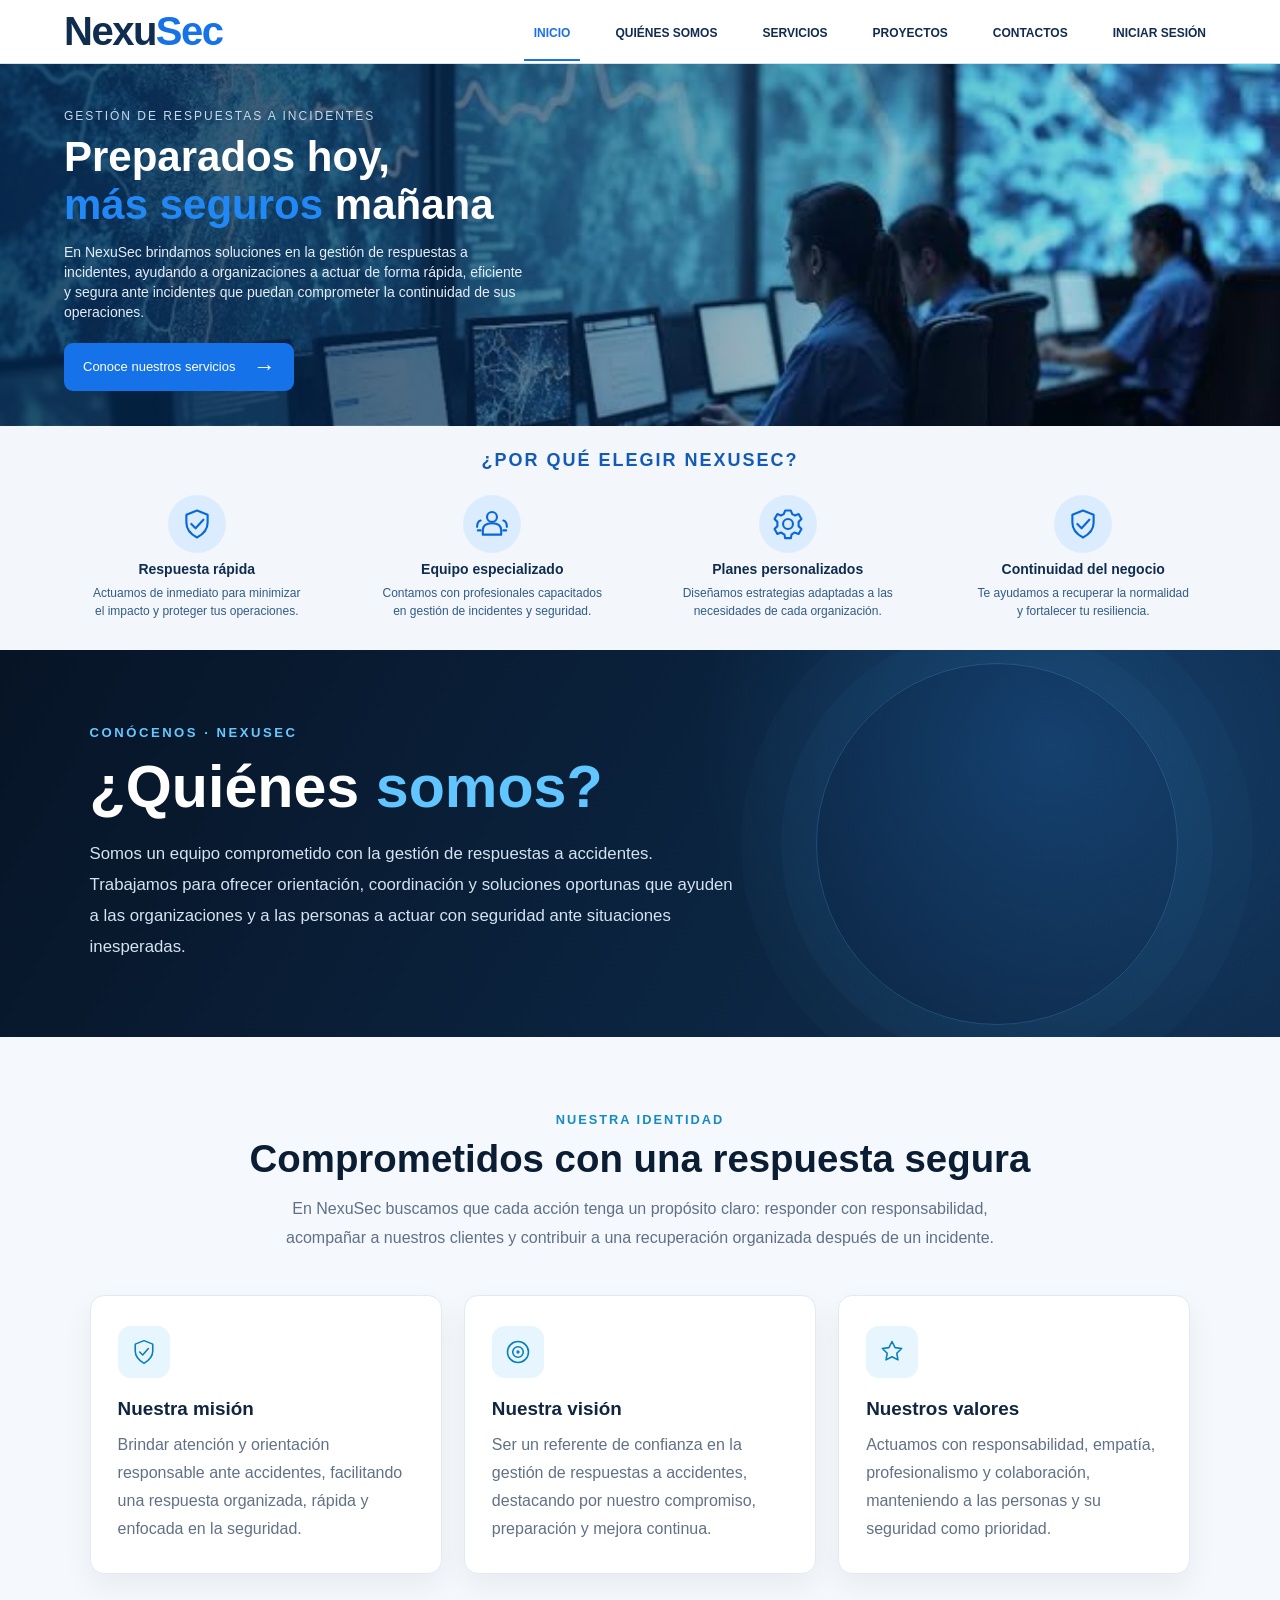
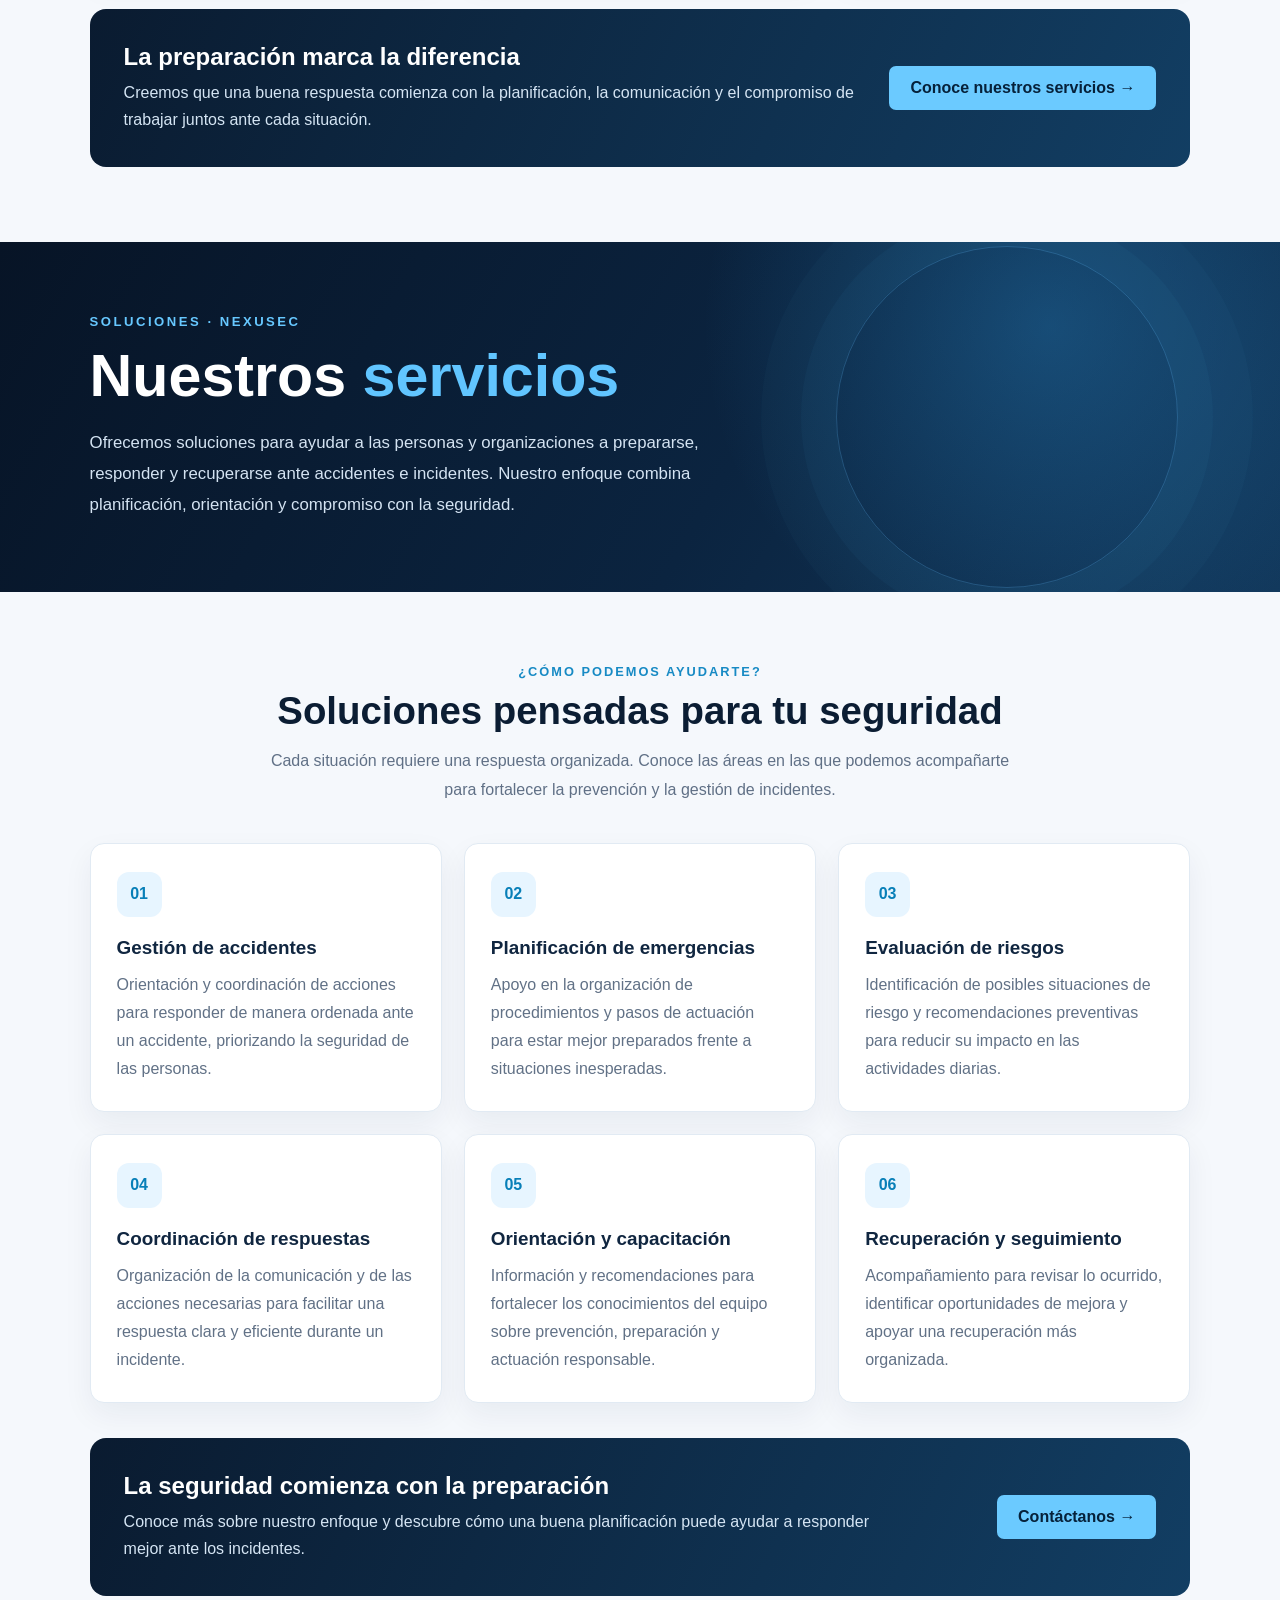
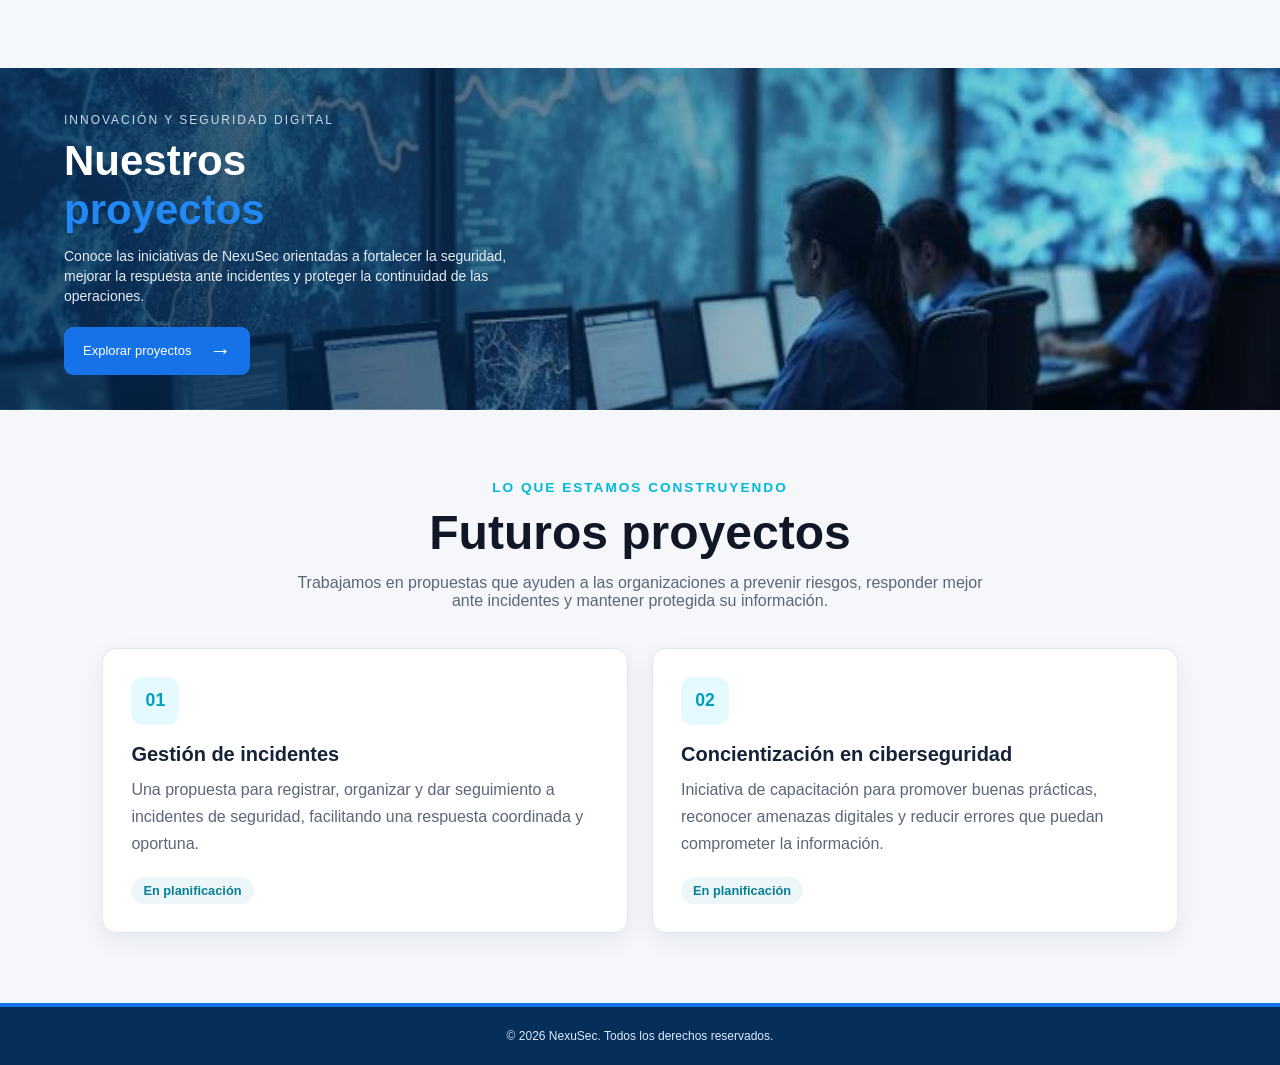
<file: index.html>
<!DOCTYPE html>
<html lang="es">
<head>
    <meta charset="UTF-8">
    <meta name="viewport" content="width=device-width, initial-scale=1.0">
    <title>NexuSec | Inicio</title>

    <!-- Enlazamos todos los archivos CSS de las distintas partes -->
    <link rel="stylesheet" href="CSS WEB/web part 1.css">
    <link rel="stylesheet" href="CSS WEB/web part 2.css">
    <link rel="stylesheet" href="CSS WEB/web part 3.css">
    <link rel="stylesheet" href="CSS WEB/web part 4.css">

<style>

    html {
        scroll-behavior: smooth;
    }

    .encabezado {
        position: sticky;
        top: 0; /* Lo fija en la parte superior (posición 0) */
        z-index: 1000; /* Asegura que el menú flote POR ENCIMA de las imágenes y textos */
        background-color: #ffffff; /* IMPORTANTE: ponle un color de fondo para que el texto de la página no se mezcle con el menú al bajar */
        /* box-shadow: 0 2px 5px rgba(0,0,0,0.1); Opcional: le da una pequeña sombra elegante abajo */
    }
</style>
</head>

<body>

    <!-- UN SOLO ENCABEZADO PARA TODA LA PÁGINA -->
    <header class="encabezado">
        <div class="contenedor-header">
            <a href="#inicio" class="logo">
                Nexu<span>Sec</span>
            </a>
            <nav class="menu">
                <!-- Los enlaces ahora apuntan a los #ID de las secciones en lugar de a otros archivos HTML -->
                <a href="#inicio" class="activo">INICIO</a>
                <a href="#quienes-somos">QUIÉNES SOMOS</a>
                <a href="#servicios">SERVICIOS</a>
                <a href="#proyectos">PROYECTOS</a>
                <a href="CONTACTOS.html">CONTACTOS</a>
                <a href="LOGIN.html">INICIAR SESIÓN</a>
            </nav>
        </div>
    </header>

    <main>

        <!-- ==================== WEB PART 1 (INICIO) ==================== -->
        <section class="portada" id="inicio">
            <div class="fondo-portada"></div>
            <div class="contenido-portada">
                <p class="subtitulo">GESTIÓN DE RESPUESTAS A INCIDENTES</p>
                <h1>Preparados hoy,<br><span>más seguros</span> mañana</h1>
                <p class="descripcion">
                    En NexuSec brindamos soluciones en la gestión de
                    respuestas a incidentes, ayudando a organizaciones
                    a actuar de forma rápida, eficiente y segura ante
                    incidentes que puedan comprometer la continuidad
                    de sus operaciones.
                </p>
                <a href="#servicios" class="boton">
                    Conoce nuestros servicios
                    <span class="flecha">&rarr;</span>
                </a>
            </div>
        </section>

        <section class="beneficios" id="nosotros">
            <h2>¿POR QUÉ ELEGIR NEXUSEC?</h2>
            <div class="contenedor-beneficios">
                <article class="tarjeta">
                    <div class="icono">
                        <svg viewBox="0 0 48 48" aria-hidden="true">
                            <path d="M24 5 L39 11 V22 C39 32 32 39 24 43 C16 39 9 32 9 22 V11 Z"/>
                            <path d="M16 24 L22 30 L33 18"/>
                        </svg>
                    </div>
                    <h3>Respuesta rápida</h3>
                    <p>Actuamos de inmediato para minimizar el impacto y proteger tus operaciones.</p>
                </article>
                <article class="tarjeta">
                    <div class="icono">
                        <svg viewBox="0 0 48 48" aria-hidden="true">
                            <circle cx="24" cy="14" r="7"/>
                            <path d="M11 39 V33 C11 26 16 23 24 23 C32 23 37 26 37 33 V39 Z"/>
                            <path d="M8 19 C4 20 3 24 3 28"/>
                            <path d="M40 19 C44 20 45 24 45 28"/>
                            <path d="M4 33 H8 M40 33 H44"/>
                        </svg>
                    </div>
                    <h3>Equipo especializado</h3>
                    <p>Contamos con profesionales capacitados en gestión de incidentes y seguridad.</p>
                </article>
                <article class="tarjeta">
                    <div class="icono">
                        <svg viewBox="0 0 48 48" aria-hidden="true">
                            <path d="M20 5 H28 L30 10 L34 12 L39 10 L43 17 L39 21 V27 L43 31 L39 38 L33 36 L29 39 L28 44 H20 L19 39 L14 36 L9 38 L5 31 L9 27 V21 L5 17 L9 10 L14 12 L18 10 Z"/>
                            <circle cx="24" cy="24" r="7"/>
                        </svg>
                    </div>
                    <h3>Planes personalizados</h3>
                    <p>Diseñamos estrategias adaptadas a las necesidades de cada organización.</p>
                </article>
                <article class="tarjeta">
                    <div class="icono">
                        <svg viewBox="0 0 48 48" aria-hidden="true">
                            <path d="M24 5 L39 11 V22 C39 32 32 39 24 43 C16 39 9 32 9 22 V11 Z"/>
                            <path d="M16 24 L22 30 L33 18"/>
                        </svg>
                    </div>
                    <h3>Continuidad del negocio</h3>
                    <p>Te ayudamos a recuperar la normalidad y fortalecer tu resiliencia.</p>
                </article>
            </div>
        </section>


        <!-- ==================== WEB PART 2 (QUIÉNES SOMOS) ==================== -->
        <section class="quienes-portada" id="quienes-somos">
            <div class="quienes-intro">
                <p class="quienes-etiqueta">CONÓCENOS · NEXUSEC</p>
                <h1>¿Quiénes <span>somos?</span></h1>
                <p class="descripcion-quienes">
                    Somos un equipo comprometido con la gestión de respuestas a accidentes. Trabajamos para
                    ofrecer orientación, coordinación y soluciones oportunas que ayuden a las organizaciones y a
                    las personas a actuar con seguridad ante situaciones inesperadas.
                </p>
            </div>
        </section>

        <section class="quienes-contenido">
            <div class="quienes-contenedor">
                <div class="quienes-titulo">
                    <p class="mini-titulo">NUESTRA IDENTIDAD</p>
                    <h2>Comprometidos con una respuesta segura</h2>
                    <p>
                        En NexuSec buscamos que cada acción tenga un propósito claro: responder con
                        responsabilidad, acompañar a nuestros clientes y contribuir a una recuperación
                        organizada después de un incidente.
                    </p>
                </div>
                <div class="quienes-grid">
                    <article class="quienes-tarjeta">
                        <div class="quienes-icono">
                            <svg viewBox="0 0 32 32"><path d="M16 3 26 7v8c0 6-4.5 10.5-10 14C10.5 25.5 6 21 6 15V7z"/><path d="m11 16 3.5 3.5L21 12"/></svg>
                        </div>
                        <h3>Nuestra misión</h3>
                        <p>Brindar atención y orientación responsable ante accidentes, facilitando una respuesta organizada, rápida y enfocada en la seguridad.</p>
                    </article>
                    <article class="quienes-tarjeta">
                        <div class="quienes-icono">
                            <svg viewBox="0 0 32 32"><circle cx="16" cy="16" r="12"/><circle cx="16" cy="16" r="6"/><circle cx="16" cy="16" r="1"/></svg>
                        </div>
                        <h3>Nuestra visión</h3>
                        <p>Ser un referente de confianza en la gestión de respuestas a accidentes, destacando por nuestro compromiso, preparación y mejora continua.</p>
                    </article>
                    <article class="quienes-tarjeta">
                        <div class="quienes-icono">
                            <svg viewBox="0 0 32 32"><path d="M16 4 19.5 11 27 12l-5.5 5.5 1.3 7.5L16 21.5 9.2 25l1.3-7.5L5 12l7.5-1z"/></svg>
                        </div>
                        <h3>Nuestros valores</h3>
                        <p>Actuamos con responsabilidad, empatía, profesionalismo y colaboración, manteniendo a las personas y su seguridad como prioridad.</p>
                    </article>
                </div>
                <div class="compromiso">
                    <div>
                        <h2>La preparación marca la diferencia</h2>
                        <p>Creemos que una buena respuesta comienza con la planificación, la comunicación y el compromiso de trabajar juntos ante cada situación.</p>
                    </div>
                    <a href="#servicios">Conoce nuestros servicios →</a>
                </div>
            </div>
        </section>


        <!-- ==================== WEB PART 3 (SERVICIOS) ==================== -->
        <section class="servicios-portada" id="servicios">
            <div class="servicios-intro">
                <p class="servicios-etiqueta">SOLUCIONES · NEXUSEC</p>
                <h1>Nuestros <span>servicios</span></h1>
                <p class="servicios-descripcion">
                    Ofrecemos soluciones para ayudar a las personas y organizaciones a prepararse, responder y
                    recuperarse ante accidentes e incidentes. Nuestro enfoque combina planificación,
                    orientación y compromiso con la seguridad.
                </p>
            </div>
        </section>

        <section class="servicios-contenido">
            <div class="servicios-contenedor">
                <div class="servicios-titulo">
                    <p class="mini-titulo">¿CÓMO PODEMOS AYUDARTE?</p>
                    <h2>Soluciones pensadas para tu seguridad</h2>
                    <p>Cada situación requiere una respuesta organizada. Conoce las áreas en las que podemos acompañarte para fortalecer la prevención y la gestión de incidentes.</p>
                </div>
                <div class="servicios-grid">
                    <article class="servicio-card">
                        <div class="servicio-numero">01</div>
                        <h3>Gestión de accidentes</h3>
                        <p>Orientación y coordinación de acciones para responder de manera ordenada ante un accidente, priorizando la seguridad de las personas.</p>
                    </article>
                    <article class="servicio-card">
                        <div class="servicio-numero">02</div>
                        <h3>Planificación de emergencias</h3>
                        <p>Apoyo en la organización de procedimientos y pasos de actuación para estar mejor preparados frente a situaciones inesperadas.</p>
                    </article>
                    <article class="servicio-card">
                        <div class="servicio-numero">03</div>
                        <h3>Evaluación de riesgos</h3>
                        <p>Identificación de posibles situaciones de riesgo y recomendaciones preventivas para reducir su impacto en las actividades diarias.</p>
                    </article>
                    <article class="servicio-card">
                        <div class="servicio-numero">04</div>
                        <h3>Coordinación de respuestas</h3>
                        <p>Organización de la comunicación y de las acciones necesarias para facilitar una respuesta clara y eficiente durante un incidente.</p>
                    </article>
                    <article class="servicio-card">
                        <div class="servicio-numero">05</div>
                        <h3>Orientación y capacitación</h3>
                        <p>Información y recomendaciones para fortalecer los conocimientos del equipo sobre prevención, preparación y actuación responsable.</p>
                    </article>
                    <article class="servicio-card">
                        <div class="servicio-numero">06</div>
                        <h3>Recuperación y seguimiento</h3>
                        <p>Acompañamiento para revisar lo ocurrido, identificar oportunidades de mejora y apoyar una recuperación más organizada.</p>
                    </article>
                </div>
                <div class="servicios-llamada">
                    <div>
                        <h2>La seguridad comienza con la preparación</h2>
                        <p>Conoce más sobre nuestro enfoque y descubre cómo una buena planificación puede ayudar a responder mejor ante los incidentes.</p>
                    </div>
                    <a href="CONTACTOS.html">Contáctanos →</a>
                </div>
            </div>
        </section>


        <!-- ==================== WEB PART 4 (PROYECTOS) ==================== -->
        <section class="portada" id="proyectos-portada">
            <div class="fondo-portada"></div>
            <div class="contenido-portada">
                <p class="subtitulo">INNOVACIÓN Y SEGURIDAD DIGITAL</p>
                <h1>Nuestros<br><span>proyectos</span></h1>
                <p class="descripcion">
                    Conoce las iniciativas de NexuSec orientadas a fortalecer la seguridad, mejorar la respuesta
                    ante incidentes y proteger la continuidad de las operaciones.
                </p>
                <a href="#proyectos" class="boton">
                    Explorar proyectos <span class="flecha">&rarr;</span>
                </a>
            </div>
        </section>

        <section class="proyectos-contenido" id="proyectos">
            <div class="proyectos-intro">
                <p class="subtitulo-proyectos">LO QUE ESTAMOS CONSTRUYENDO</p>
                <h2>Futuros proyectos</h2>
                <p>Trabajamos en propuestas que ayuden a las organizaciones a prevenir riesgos, responder mejor ante incidentes y mantener protegida su información.</p>
            </div>
            <div class="rejilla-proyectos">
                <article class="tarjeta-proyecto">
                    <div class="numero-proyecto">01</div>
                    <h3>Gestión de incidentes</h3>
                    <p>Una propuesta para registrar, organizar y dar seguimiento a incidentes de seguridad, facilitando una respuesta coordinada y oportuna.</p>
                    <span class="estado-proyecto">En planificación</span>
                </article>
                <article class="tarjeta-proyecto">
                    <div class="numero-proyecto">02</div>
                    <h3>Concientización en ciberseguridad</h3>
                    <p>Iniciativa de capacitación para promover buenas prácticas, reconocer amenazas digitales y reducir errores que puedan comprometer la información.</p>
                    <span class="estado-proyecto">En planificación</span>
                </article>
            </div>
        </section>

    </main>

    <!-- UN SOLO PIE DE PÁGINA -->
    <footer class="pie-pagina">
        <p>&copy; 2026 NexuSec. Todos los derechos reservados.</p>
    </footer>

    <!-- AQUÍ ENLAZAS EL JAVASCRIPT -->
    <script src="JS/indexjs.js"></script>

</body>
</html>
</file>
<file: CSS WEB/web part 1.css>
* {
    margin: 0;
    padding: 0;
    box-sizing: border-box;
}

html {
    scroll-behavior: smooth;
}

body {
    font-family: Arial, Helvetica, sans-serif;
    background-color: #f3f6fb;
    color: #102d50;
}

/* ENCABEZADO */
.encabezado {
    width: 100%;
    min-height: 63px;
    background-color: #ffffff;
    border-bottom: 1px solid #d8e0ea;
}

.contenedor-header {
    width: 90%;
    max-width: 1400px;
    min-height: 63px;
    margin: auto;
    display: flex;
    justify-content: space-between;
    align-items: center;
    gap: 25px;
}


.logo {
    font-size: 40px;
    font-weight: bold;
    color: #102d50;
    text-decoration: none;
    letter-spacing: -1.5px;
    white-space: nowrap;
}

.logo span {
    color: #1672e8;
}

/* MENÚ DE NAVEGACIÓN */
.menu {
    display: flex;
    align-items: center;
    gap: 25px;
}

.menu a {
    text-decoration: none;
    color: #102d50;
    font-size: 12px;
    font-weight: bold;
    padding: 23px 10px 19px;
    border-bottom: 2px solid transparent;
    transition: 0.3s;
}

.menu a:hover,
.menu a.activo {
    color: #1672e8;
    border-bottom-color: #1672e8;
}


.portada {
    position: relative;
    min-height: 338px;
    display: flex;
    align-items: center;
    overflow: hidden;
    background-color: #062d57;
}


.fondo-portada {
    position: absolute;
    inset: 0;
    background-image:
        linear-gradient(
            90deg,
            rgba(3, 39, 77, 0.82) 0%,
            rgba(3, 39, 77, 0.68) 34%,
            rgba(3, 39, 77, 0.35) 60%,
            rgba(3, 39, 77, 0.08) 100%
        ),
        url("web\ part\ 1.jpg");

    background-size: cover;
    background-position: center;
    background-repeat: no-repeat;
}


.contenido-portada {
    position: relative;
    z-index: 1;
    width: 90%;
    max-width: 1400px;
    margin: auto;
    padding: 45px 0 35px;
    color: #ffffff;
}

.subtitulo {
    font-size: 12px;
    letter-spacing: 2px;
    margin-bottom: 10px;
    color: #c9d9ed;
}

.contenido-portada h1 {
    font-size: clamp(30px, 4vw, 42px);
    line-height: 1.15;
    margin-bottom: 12px;
    font-weight: bold;
}

.contenido-portada h1 span {
    color: #2188f5;
}

.descripcion {
    max-width: 460px;
    font-size: 14px;
    line-height: 1.45;
    color: #e4edf8;
    margin-bottom: 20px;
}


.boton {
    display: inline-flex;
    align-items: center;
    gap: 18px;
    padding: 13px 19px;
    background-color: #1672e8;
    color: #ffffff;
    text-decoration: none;
    font-size: 13px;
    border-radius: 9px;
    transition: background-color 0.3s;
}

.boton:hover {
    background-color: #0759bf;
}

.flecha {
    font-size: 22px;
    line-height: 1;
}

/* SECCIÓN DE BENEFICIOS */
.beneficios {
    padding: 24px 5% 30px;
    background-color: #f3f6fb;
    text-align: center;
}

.beneficios h2 {
    font-size: 18px;
    letter-spacing: 2px;
    color: #145bb6;
    margin-bottom: 24px;
}

/* DISTRIBUCIÓN DE LAS TARJETAS */
.contenedor-beneficios {
    max-width: 1250px;
    margin: auto;
    display: grid;
    grid-template-columns: repeat(4, 1fr);
    gap: 30px;
}

/* TARJETAS */
.tarjeta {
    padding: 0 8px;
    text-align: center;
}

.icono {
    width: 58px;
    height: 58px;
    margin: 0 auto 8px;
    border-radius: 50%;
    background-color: #dcecff;
    display: flex;
    align-items: center;
    justify-content: center;
}

.icono svg {
    width: 34px;
    height: 34px;
    fill: none;
    stroke: #0968d8;
    stroke-width: 3;
    stroke-linecap: round;
    stroke-linejoin: round;
}

.tarjeta h3 {
    font-size: 14px;
    color: #102d50;
    margin-bottom: 7px;
}

.tarjeta p {
    max-width: 220px;
    margin: auto;
    font-size: 12px;
    line-height: 1.5;
    color: #315c86;
}

.seccion-extra {
    min-height: 200px;
    padding: 55px 8%;
    text-align: center;
    background-color: #ffffff;
    border-top: 1px solid #e0e8f1;
    scroll-margin-top: 15px;
}

.seccion-extra:nth-of-type(even) {
    background-color: #edf4fc;
}

.seccion-extra h2 {
    color: #145bb6;
    margin-bottom: 15px;
    font-size: 25px;
}

.seccion-extra p {
    font-size: 15px;
    line-height: 1.6;
    color: #315c86;
}


.pie-pagina {
    padding: 22px 5%;
    text-align: center;
    background-color: #052e59;
    color: #dcecff;
    font-size: 12px;
    border-top: 4px solid #1672e8;
}

@media (max-width: 900px) {
    .contenedor-header {
        flex-direction: column;
        padding: 12px 0 0;
        gap: 5px;
    }

    .logo {
        font-size: 34px;
    }

    .menu {
        width: 100%;
        justify-content: center;
        flex-wrap: wrap;
        gap: 4px;
    }

    .menu a {
        padding: 14px 8px;
        font-size: 11px;
    }

    .contenedor-beneficios {
        grid-template-columns: repeat(2, 1fr);
        row-gap: 30px;
    }

    .portada {
        min-height: 350px;
    }
}


@media (max-width: 550px) {
    .menu {
        gap: 0;
    }

    .menu a {
        font-size: 10px;
        padding: 12px 6px;
    }

    .contenido-portada {
        padding: 40px 0;
    }

    .contenido-portada h1 {
        font-size: 31px;
    }

    .subtitulo {
        font-size: 10px;
        letter-spacing: 1.2px;
    }

    .descripcion {
        max-width: 100%;
        font-size: 13px;
    }

    .fondo-portada {
        background-position: 62% center;
    }

    .contenedor-beneficios {
        grid-template-columns: 1fr;
        gap: 28px;
    }

    .beneficios h2 {
        font-size: 16px;
        line-height: 1.4;
    }
}
</file>
<file: CSS WEB/web part 2.css>
.quienes-portada {
            position: relative;
            min-height: 360px;
            display: flex;
            align-items: center;
            overflow: hidden;
            padding: 75px max(7%, calc((100% - 1180px) / 2));
            color: #fff;
            background:
                radial-gradient(circle at 82% 25%,
                rgba(37, 111, 190, .34), transparent 32%),
                linear-gradient(120deg,
                #071426 0%, #0b2440 58%, #102f50 100%);
        }

        .quienes-portada::after {
            content: "";
            position: absolute;
            width: 360px;
            height: 360px;
            right: 8%;
            top: 50%;
            transform: translateY(-50%);
            border: 1px solid rgba(100, 190, 255, .22);
            border-radius: 50%;
            box-shadow:
                0 0 0 35px rgba(100, 190, 255, .035),
                0 0 0 75px rgba(100, 190, 255, .025);
            pointer-events: none;
        }

        .quienes-intro {
            position: relative;
            z-index: 1;
            max-width: 720px;
        }

        .quienes-etiqueta {
            margin-bottom: 14px;
            color: #67c8ff;
            font-size: .82rem;
            font-weight: 700;
            letter-spacing: 2.5px;
        }

        .quienes-portada h1 {
            margin-bottom: 18px;
            color: #fff;
            font-size: clamp(2.2rem, 5vw, 3.7rem);
            line-height: 1.12;
        }

        .quienes-portada h1 span {
            color: #61c5ff;
        }

        .descripcion-quienes {
            max-width: 650px;
            color: #d4e3f2;
            font-size: 1.05rem;
            line-height: 1.85;
        }

        /* CONTENIDO PRINCIPAL */
        .quienes-contenido {
            padding: 75px 7%;
            background: #f5f8fc;
        }

        .quienes-contenedor {
            max-width: 1180px;
            margin: 0 auto;
        }

        .quienes-titulo {
            margin-bottom: 42px;
            text-align: center;
        }

        .mini-titulo {
            margin-bottom: 10px;
            color: #178ac4;
            font-size: .8rem;
            font-weight: 800;
            letter-spacing: 2px;
        }

        .quienes-titulo h2 {
            margin-bottom: 14px;
            color: #0b1d33;
            font-size: clamp(1.7rem, 3vw, 2.5rem);
        }

        .quienes-titulo > p:last-child {
            max-width: 760px;
            margin: 0 auto;
            color: #607086;
            line-height: 1.8;
        }

        /* TARJETAS */
        .quienes-grid {
            display: grid;
            grid-template-columns: repeat(3, minmax(0, 1fr));
            gap: 22px;
            margin-top: 35px;
        }

        .quienes-tarjeta {
            padding: 30px 27px;
            background: #fff;
            border: 1px solid #e1eaf3;
            border-radius: 14px;
            box-shadow: 0 12px 30px rgba(15, 42, 71, .06);
            transition: transform .25s ease,
                        box-shadow .25s ease;
        }

        .quienes-tarjeta:hover {
            transform: translateY(-5px);
            box-shadow: 0 18px 38px rgba(15, 42, 71, .11);
        }

        .quienes-icono {
            width: 52px;
            height: 52px;
            display: grid;
            place-items: center;
            margin-bottom: 20px;
            border-radius: 13px;
            color: #087fb8;
            background: #e7f5ff;
        }

        .quienes-icono svg {
            width: 28px;
            height: 28px;
            fill: none;
            stroke: currentColor;
            stroke-width: 1.8;
            stroke-linecap: round;
            stroke-linejoin: round;
        }

        .quienes-tarjeta h3 {
            margin-bottom: 11px;
            color: #102640;
            font-size: 1.18rem;
        }

        .quienes-tarjeta p {
            color: #617186;
            line-height: 1.75;
        }

        /* SECCIÓN DE COMPROMISO */
        .compromiso {
            margin-top: 35px;
            padding: 34px;
            display: flex;
            align-items: center;
            justify-content: space-between;
            gap: 25px;
            color: #fff;
            border-radius: 16px;
            background: linear-gradient(115deg, #0a1b30, #123e63);
        }

        .compromiso h2 {
            margin-bottom: 8px;
            color: #fff;
            font-size: 1.5rem;
        }

        .compromiso p {
            max-width: 760px;
            color: #d5e5f4;
            line-height: 1.7;
        }

        .compromiso a {
            flex-shrink: 0;
            display: inline-block;
            padding: 13px 21px;
            border-radius: 7px;
            color: #06213a;
            background: #6bcaff;
            text-decoration: none;
            font-weight: 800;
            transition: background .2s ease;
        }

        .compromiso a:hover {
            background: #fff;
        }

        .pie-pagina {
            text-align: center;
        }

        /* ADAPTACIÓN A MÓVILES */
        @media (max-width: 850px) {
            .quienes-portada {
                padding: 65px 7%;
            }

            .quienes-portada::after {
                right: -160px;
                opacity: .6;
            }

            .quienes-grid {
                grid-template-columns: 1fr;
            }

            .compromiso {
                align-items: flex-start;
                flex-direction: column;
            }
        }
</file>
<file: CSS WEB/web part 3.css>
.servicios-portada {
            position: relative;
            min-height: 350px;
            display: flex;
            align-items: center;
            overflow: hidden;
            padding: 70px max(7%, calc((100% - 1180px) / 2));
            color: #fff;
            background:
                radial-gradient(
                    circle at 82% 24%,
                    rgba(45, 151, 220, .3),
                    transparent 32%
                ),
                linear-gradient(
                    120deg,
                    #071426 0%,
                    #0b2440 58%,
                    #12395d 100%
                );
        }

        .servicios-portada::after {
            content: "";
            position: absolute;
            width: 340px;
            height: 340px;
            right: 8%;
            top: 50%;
            transform: translateY(-50%);
            border: 1px solid rgba(100, 190, 255, .24);
            border-radius: 50%;
            box-shadow:
                0 0 0 35px rgba(100, 190, 255, .035),
                0 0 0 75px rgba(100, 190, 255, .025);
            pointer-events: none;
        }

        .servicios-intro {
            position: relative;
            z-index: 1;
            max-width: 720px;
        }

        .servicios-etiqueta {
            margin-bottom: 14px;
            color: #67c8ff;
            font-size: .82rem;
            font-weight: 700;
            letter-spacing: 2.5px;
        }

        .servicios-portada h1 {
            margin: 0 0 18px;
            color: #fff;
            font-size: clamp(2.2rem, 5vw, 3.7rem);
            line-height: 1.12;
        }

        .servicios-portada h1 span {
            color: #61c5ff;
        }

        .servicios-descripcion {
            max-width: 660px;
            color: #d4e3f2;
            font-size: 1.05rem;
            line-height: 1.85;
        }

        /* CONTENIDO */
        .servicios-contenido {
            padding: 72px 7%;
            background: #f5f8fc;
        }

        .servicios-contenedor {
            max-width: 1180px;
            margin: 0 auto;
        }

        .servicios-titulo {
            margin-bottom: 38px;
            text-align: center;
        }

        .servicios-titulo .mini-titulo {
            margin-bottom: 10px;
            color: #178ac4;
            font-size: .8rem;
            font-weight: 800;
            letter-spacing: 2px;
        }

        .servicios-titulo h2 {
            margin-bottom: 14px;
            color: #0b1d33;
            font-size: clamp(1.7rem, 3vw, 2.5rem);
        }

        .servicios-titulo > p:last-child {
            max-width: 760px;
            margin: 0 auto;
            color: #607086;
            line-height: 1.8;
        }

        /* TARJETAS */
        .servicios-grid {
            display: grid;
            grid-template-columns: repeat(3, minmax(0, 1fr));
            gap: 22px;
        }

        .servicio-card {
            padding: 28px 26px;
            background: #fff;
            border: 1px solid #e1eaf3;
            border-radius: 14px;
            box-shadow: 0 12px 30px rgba(15, 42, 71, .06);
            transition:
                transform .25s ease,
                box-shadow .25s ease;
        }

        .servicio-card:hover {
            transform: translateY(-5px);
            box-shadow: 0 18px 38px rgba(15, 42, 71, .11);
        }

        .servicio-numero {
            display: inline-flex;
            align-items: center;
            justify-content: center;
            width: 45px;
            height: 45px;
            margin-bottom: 20px;
            color: #087fb8;
            background: #e7f5ff;
            border-radius: 12px;
            font-weight: 800;
            font-size: 1rem;
        }

        .servicio-card h3 {
            margin-bottom: 12px;
            color: #102640;
            font-size: 1.18rem;
        }

        .servicio-card p {
            color: #617186;
            line-height: 1.75;
        }

        /* SECCIÓN FINAL */
        .servicios-llamada {
            margin-top: 35px;
            padding: 34px;
            display: flex;
            align-items: center;
            justify-content: space-between;
            gap: 25px;
            color: #fff;
            border-radius: 16px;
            background: linear-gradient(
                115deg,
                #0a1b30,
                #123e63
            );
        }

        .servicios-llamada h2 {
            margin-bottom: 8px;
            color: #fff;
            font-size: 1.5rem;
        }

        .servicios-llamada p {
            max-width: 760px;
            color: #d5e5f4;
            line-height: 1.7;
        }

        .servicios-llamada a {
            flex-shrink: 0;
            display: inline-block;
            padding: 13px 21px;
            border-radius: 7px;
            color: #06213a;
            background: #6bcaff;
            text-decoration: none;
            font-weight: 800;
            transition: background .2s ease;
        }

        .servicios-llamada a:hover {
            background: #fff;
        }

        .pie-pagina {
            text-align: center;
        }

        /* TABLET */
        @media (max-width: 850px) {
            .servicios-portada {
                padding: 60px 7%;
            }

            .servicios-portada::after {
                right: -170px;
                opacity: .6;
            }

            .servicios-grid {
                grid-template-columns: repeat(2, minmax(0, 1fr));
            }

            .servicios-llamada {
                align-items: flex-start;
                flex-direction: column;
            }
        }

        /* CELULARES */
        @media (max-width: 600px) {
            .servicios-grid {
                grid-template-columns: 1fr;
            }
        }
</file>
<file: CSS WEB/web part 4.css>
.proyectos-contenido {
            padding: 70px 8%;
            background: #f5f7fa;
            color: #172033;
        }

        .proyectos-intro {
            max-width: 850px;
            margin: 0 auto 38px;
            text-align: center;
        }

        .proyectos-intro .subtitulo-proyectos {
            color: #00b8d9;
            font-weight: 700;
            letter-spacing: 2px;
            font-size: .85rem;
            margin-bottom: 10px;
        }

        .proyectos-intro h2 {
            font-size: clamp(2rem, 4vw, 3rem);
            margin-bottom: 14px;
            color: #101827;
        }

        .proyectos-intro p {
            color: #5b6678;
            max-width: 700px;
            margin: 0 auto;
        }

        /* TARJETAS DE PROYECTOS */
        .rejilla-proyectos {
            max-width: 1150px;
            margin: 0 auto;
            display: grid;
            grid-template-columns: repeat(
                auto-fit,
                minmax(260px, 1fr)
            );
            gap: 24px;
        }

        .tarjeta-proyecto {
            background: #fff;
            border: 1px solid #e1e7ef;
            border-radius: 14px;
            padding: 28px;
            box-shadow: 0 8px 24px rgba(15, 30, 55, .07);
            transition: transform .25s ease,
                        box-shadow .25s ease;
        }

        .tarjeta-proyecto:hover {
            transform: translateY(-5px);
            box-shadow: 0 14px 30px rgba(15, 30, 55, .12);
        }

        .numero-proyecto {
            display: inline-flex;
            align-items: center;
            justify-content: center;
            width: 48px;
            height: 48px;
            margin-bottom: 18px;
            border-radius: 12px;
            background: #e4faff;
            color: #009fbd;
            font-weight: 800;
            font-size: 1.1rem;
        }

        .tarjeta-proyecto h3 {
            color: #152238;
            font-size: 1.25rem;
            margin-bottom: 10px;
        }

        .tarjeta-proyecto p {
            color: #5b6678;
            line-height: 1.7;
        }

        .estado-proyecto {
            display: inline-block;
            margin-top: 20px;
            padding: 6px 12px;
            border-radius: 999px;
            background: #edf7f9;
            color: #087f95;
            font-size: .8rem;
            font-weight: 700;
        }

        /* DISEÑO PARA CELULARES */
        @media (max-width: 600px) {
            .proyectos-contenido {
                padding: 48px 6%;
            }

            .tarjeta-proyecto {
                padding: 22px;
            }
        }
</file>
